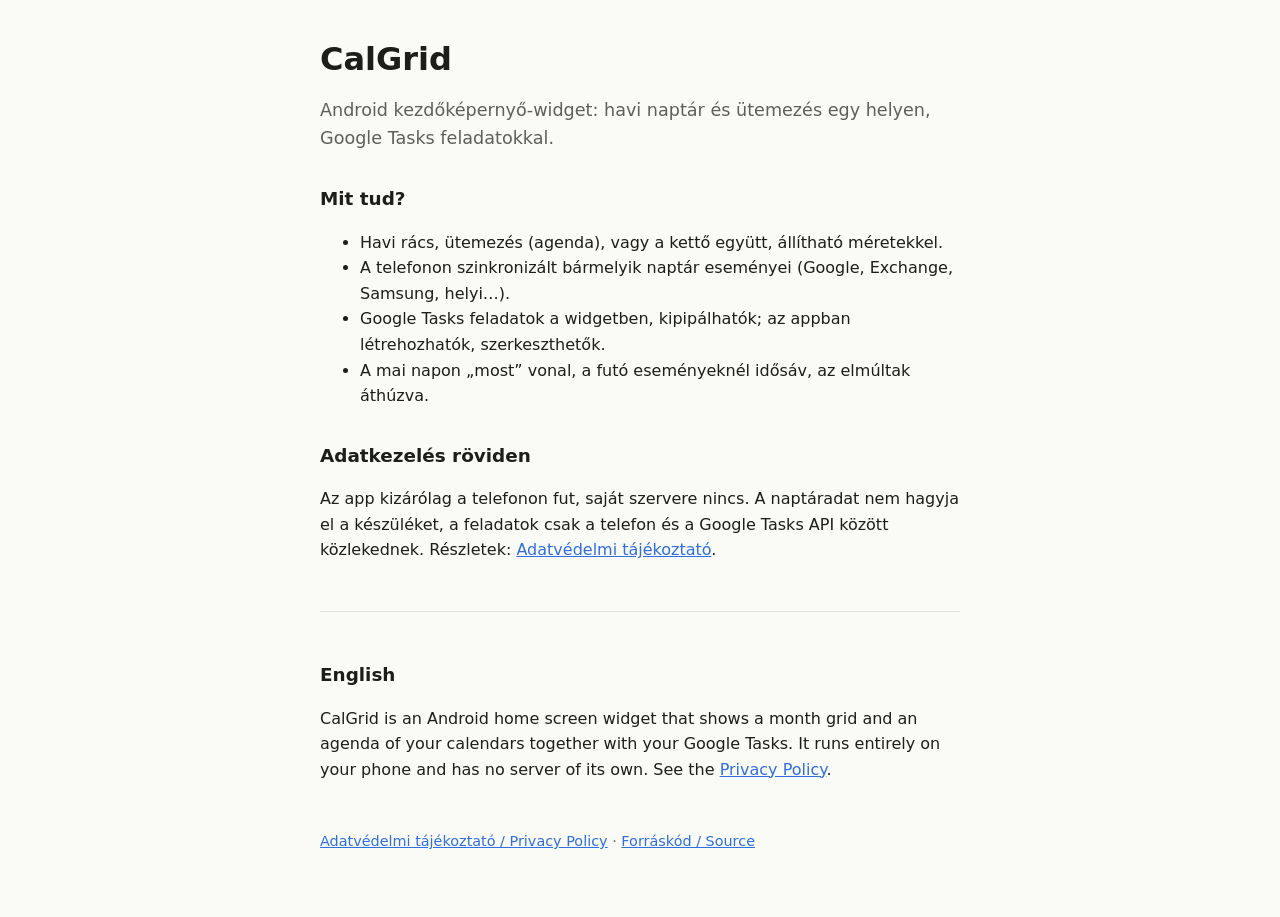
<file: docs/index.html>
<!doctype html>
<html lang="hu">
<head>
<meta charset="utf-8">
<meta name="viewport" content="width=device-width, initial-scale=1">
<title>CalGrid</title>
<link rel="stylesheet" href="style.css">
</head>
<body>
<main>
  <h1>CalGrid</h1>
  <p class="lead">Android kezdőképernyő-widget: havi naptár és ütemezés egy helyen, Google Tasks feladatokkal.</p>

  <h2>Mit tud?</h2>
  <ul>
    <li>Havi rács, ütemezés (agenda), vagy a kettő együtt, állítható méretekkel.</li>
    <li>A telefonon szinkronizált bármelyik naptár eseményei (Google, Exchange, Samsung, helyi…).</li>
    <li>Google Tasks feladatok a widgetben, kipipálhatók; az appban létrehozhatók, szerkeszthetők.</li>
    <li>A mai napon „most” vonal, a futó eseményeknél idősáv, az elmúltak áthúzva.</li>
  </ul>

  <h2>Adatkezelés röviden</h2>
  <p>Az app kizárólag a telefonon fut, saját szervere nincs. A naptáradat nem hagyja el a készüléket, a feladatok csak a telefon és a Google Tasks API között közlekednek. Részletek: <a href="privacy.html">Adatvédelmi tájékoztató</a>.</p>

  <hr>

  <h2 lang="en">English</h2>
  <p lang="en">CalGrid is an Android home screen widget that shows a month grid and an agenda of your calendars together with your Google Tasks. It runs entirely on your phone and has no server of its own. See the <a href="privacy.html#en">Privacy Policy</a>.</p>

  <footer>
    <a href="privacy.html">Adatvédelmi tájékoztató / Privacy Policy</a> ·
    <a href="https://github.com/waltonfulop/CalGrid">Forráskód / Source</a>
  </footer>
</main>
</body>
</html>
</file>
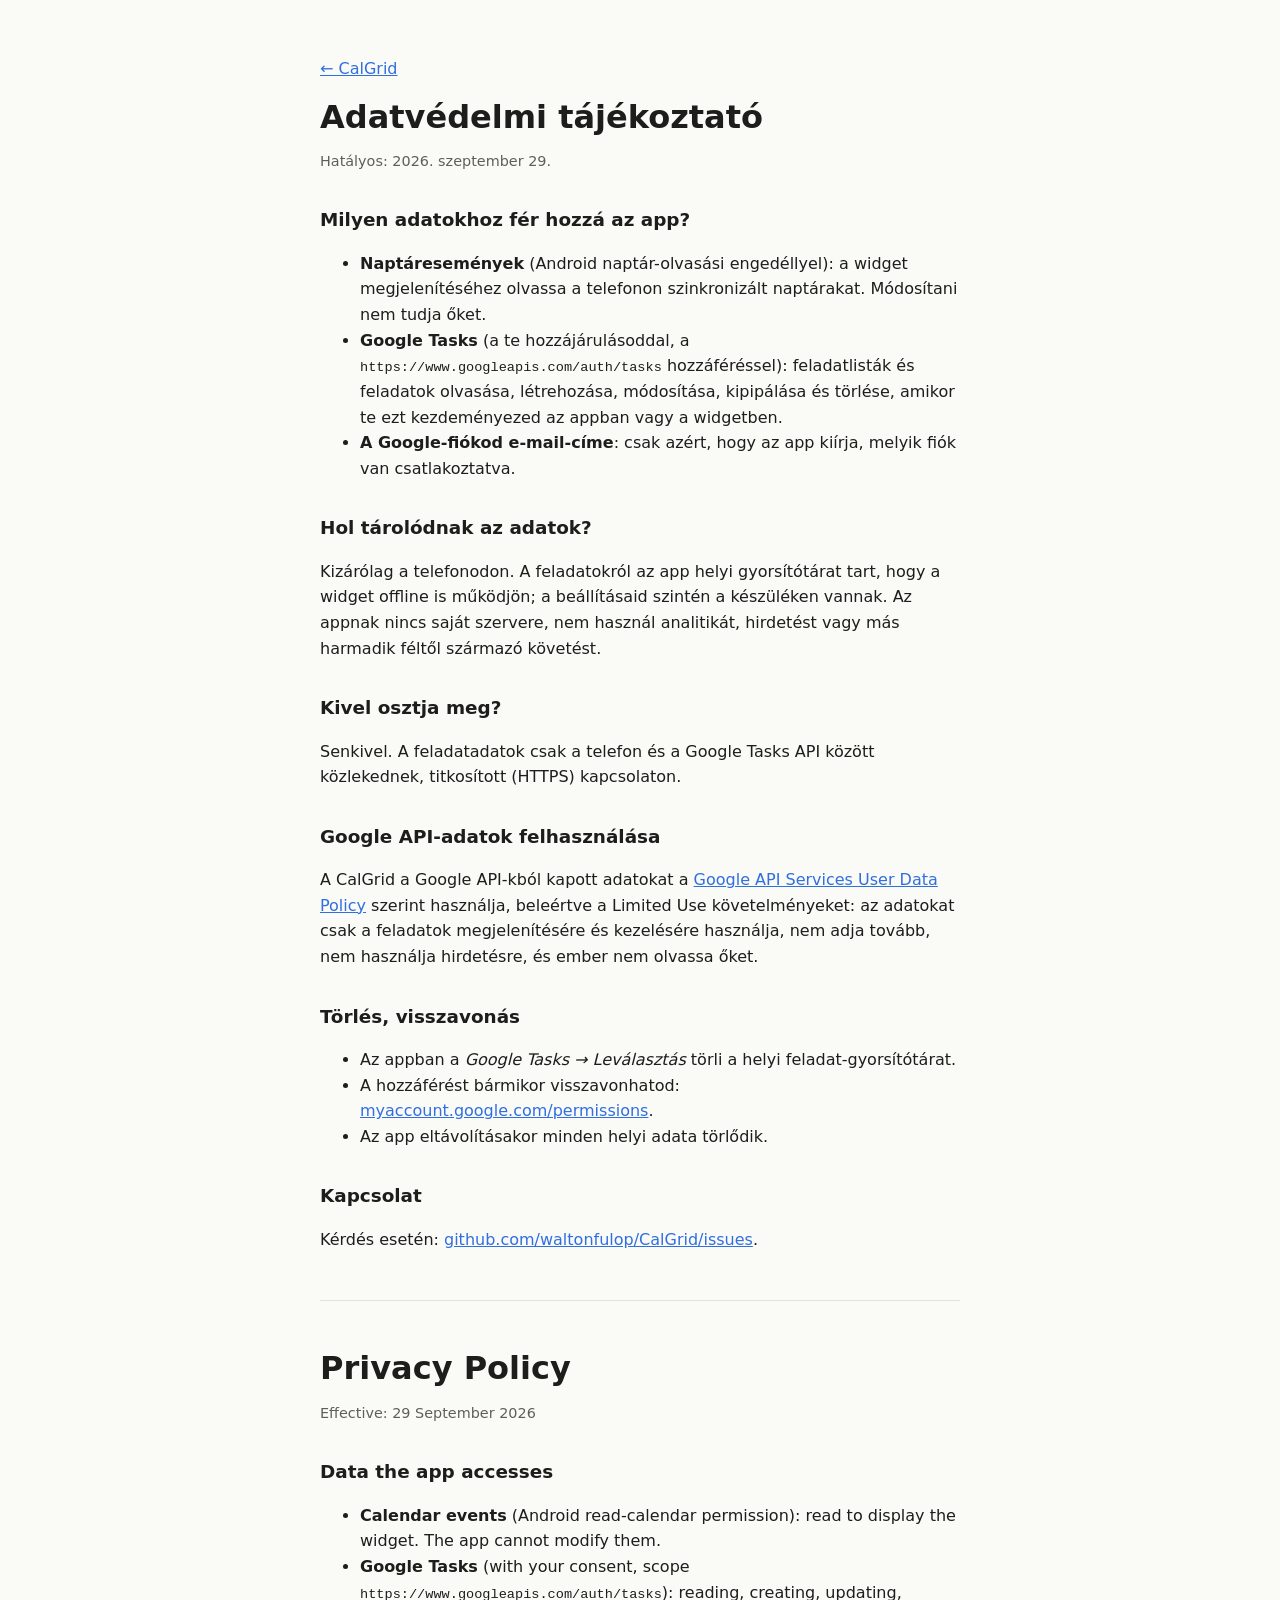
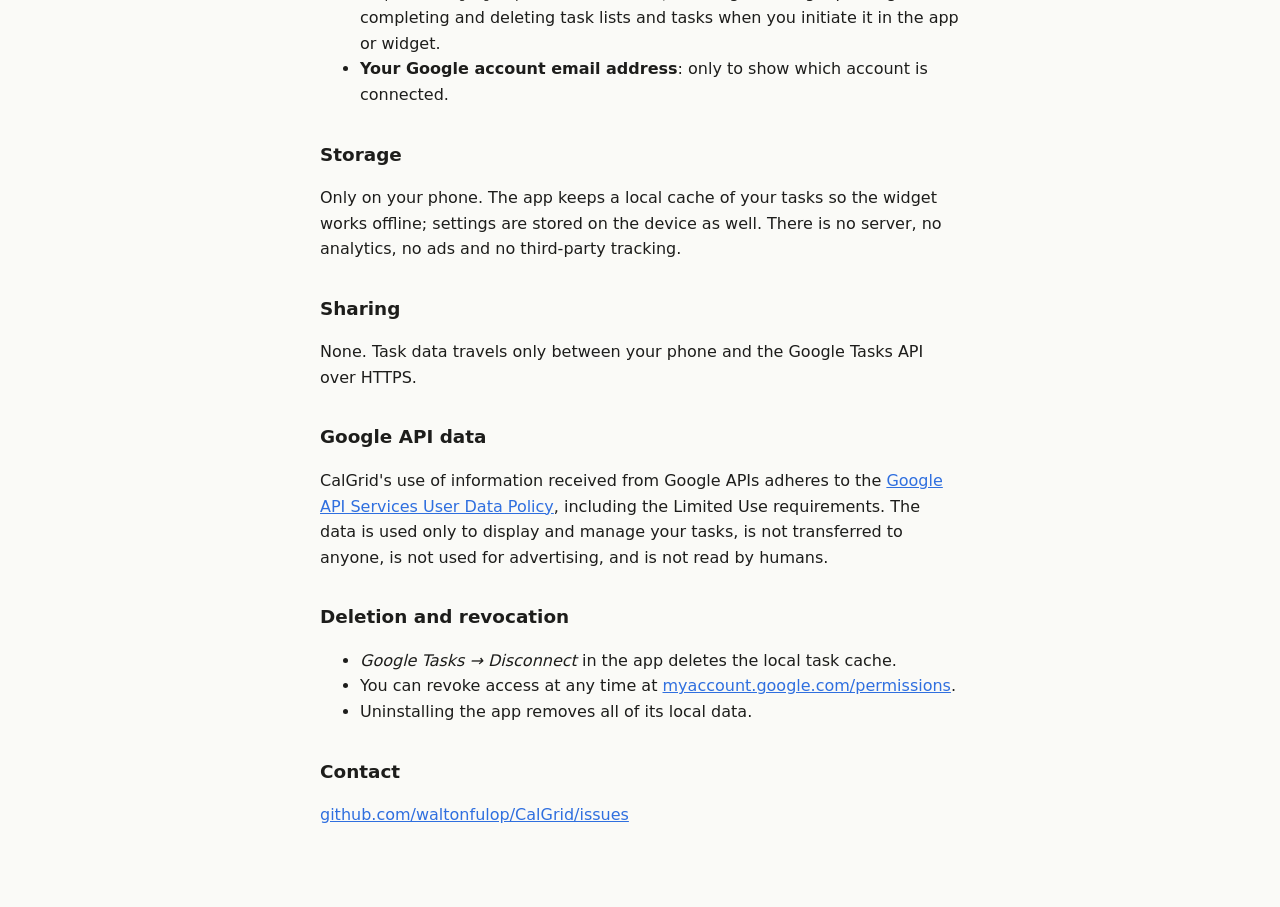
<file: docs/privacy.html>
<!doctype html>
<html lang="hu">
<head>
<meta charset="utf-8">
<meta name="viewport" content="width=device-width, initial-scale=1">
<title>CalGrid adatvédelem</title>
<link rel="stylesheet" href="style.css">
</head>
<body>
<main>
  <p><a href="index.html">← CalGrid</a></p>
  <h1>Adatvédelmi tájékoztató</h1>
  <p class="meta">Hatályos: 2026. szeptember 29.</p>

  <h2>Milyen adatokhoz fér hozzá az app?</h2>
  <ul>
    <li><strong>Naptáresemények</strong> (Android naptár-olvasási engedéllyel): a widget megjelenítéséhez olvassa a telefonon szinkronizált naptárakat. Módosítani nem tudja őket.</li>
    <li><strong>Google Tasks</strong> (a te hozzájárulásoddal, a <code>https://www.googleapis.com/auth/tasks</code> hozzáféréssel): feladatlisták és feladatok olvasása, létrehozása, módosítása, kipipálása és törlése, amikor te ezt kezdeményezed az appban vagy a widgetben.</li>
    <li><strong>A Google-fiókod e-mail-címe</strong>: csak azért, hogy az app kiírja, melyik fiók van csatlakoztatva.</li>
  </ul>

  <h2>Hol tárolódnak az adatok?</h2>
  <p>Kizárólag a telefonodon. A feladatokról az app helyi gyorsítótárat tart, hogy a widget offline is működjön; a beállításaid szintén a készüléken vannak. Az appnak nincs saját szervere, nem használ analitikát, hirdetést vagy más harmadik féltől származó követést.</p>

  <h2>Kivel osztja meg?</h2>
  <p>Senkivel. A feladatadatok csak a telefon és a Google Tasks API között közlekednek, titkosított (HTTPS) kapcsolaton.</p>

  <h2>Google API-adatok felhasználása</h2>
  <p>A CalGrid a Google API-kból kapott adatokat a <a href="https://developers.google.com/terms/api-services-user-data-policy">Google API Services User Data Policy</a> szerint használja, beleértve a Limited Use követelményeket: az adatokat csak a feladatok megjelenítésére és kezelésére használja, nem adja tovább, nem használja hirdetésre, és ember nem olvassa őket.</p>

  <h2>Törlés, visszavonás</h2>
  <ul>
    <li>Az appban a <em>Google Tasks → Leválasztás</em> törli a helyi feladat-gyorsítótárat.</li>
    <li>A hozzáférést bármikor visszavonhatod: <a href="https://myaccount.google.com/permissions">myaccount.google.com/permissions</a>.</li>
    <li>Az app eltávolításakor minden helyi adata törlődik.</li>
  </ul>

  <h2>Kapcsolat</h2>
  <p>Kérdés esetén: <a href="https://github.com/waltonfulop/CalGrid/issues">github.com/waltonfulop/CalGrid/issues</a>.</p>

  <hr>

  <section id="en" lang="en">
    <h1>Privacy Policy</h1>
    <p class="meta">Effective: 29 September 2026</p>

    <h2>Data the app accesses</h2>
    <ul>
      <li><strong>Calendar events</strong> (Android read-calendar permission): read to display the widget. The app cannot modify them.</li>
      <li><strong>Google Tasks</strong> (with your consent, scope <code>https://www.googleapis.com/auth/tasks</code>): reading, creating, updating, completing and deleting task lists and tasks when you initiate it in the app or widget.</li>
      <li><strong>Your Google account email address</strong>: only to show which account is connected.</li>
    </ul>

    <h2>Storage</h2>
    <p>Only on your phone. The app keeps a local cache of your tasks so the widget works offline; settings are stored on the device as well. There is no server, no analytics, no ads and no third-party tracking.</p>

    <h2>Sharing</h2>
    <p>None. Task data travels only between your phone and the Google Tasks API over HTTPS.</p>

    <h2>Google API data</h2>
    <p>CalGrid's use of information received from Google APIs adheres to the <a href="https://developers.google.com/terms/api-services-user-data-policy">Google API Services User Data Policy</a>, including the Limited Use requirements. The data is used only to display and manage your tasks, is not transferred to anyone, is not used for advertising, and is not read by humans.</p>

    <h2>Deletion and revocation</h2>
    <ul>
      <li><em>Google Tasks → Disconnect</em> in the app deletes the local task cache.</li>
      <li>You can revoke access at any time at <a href="https://myaccount.google.com/permissions">myaccount.google.com/permissions</a>.</li>
      <li>Uninstalling the app removes all of its local data.</li>
    </ul>

    <h2>Contact</h2>
    <p><a href="https://github.com/waltonfulop/CalGrid/issues">github.com/waltonfulop/CalGrid/issues</a></p>
  </section>
</main>
</body>
</html>
</file>
<file: docs/style.css>
:root {
  --bg: #fafaf7;
  --text: #1d1d1b;
  --muted: #5f5f5a;
  --accent: #2f6fdf;
  --rule: #e2e2dc;
}
@media (prefers-color-scheme: dark) {
  :root {
    --bg: #161615;
    --text: #ececea;
    --muted: #a3a39d;
    --accent: #8ab4ff;
    --rule: #33332f;
  }
}
* { box-sizing: border-box; }
body {
  margin: 0;
  background: var(--bg);
  color: var(--text);
  font: 16px/1.6 system-ui, -apple-system, "Segoe UI", Roboto, sans-serif;
}
main { max-width: 42rem; margin: 0 auto; padding: 2.5rem 16px 4rem; }
h1 { font-size: 2rem; line-height: 1.2; margin: 0 0 0.5rem; }
h2 { font-size: 1.15rem; margin: 2rem 0 0.5rem; }
.lead { font-size: 1.1rem; color: var(--muted); }
.meta { color: var(--muted); font-size: 0.9rem; }
a { color: var(--accent); }
code { font-size: 0.85em; overflow-wrap: anywhere; }
hr { border: 0; border-top: 1px solid var(--rule); margin: 3rem 0; }
footer { margin-top: 3rem; color: var(--muted); font-size: 0.9rem; }
</file>
